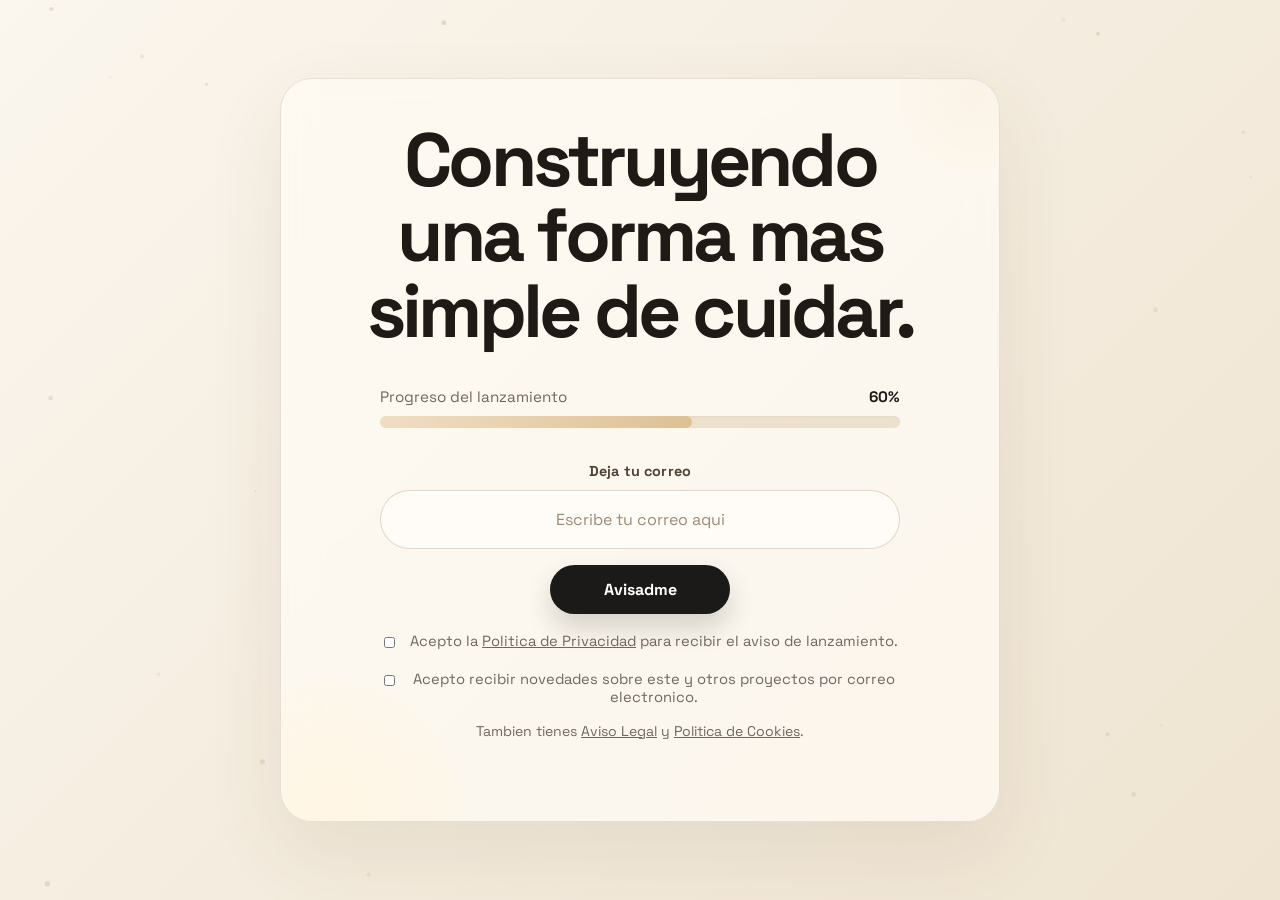
<file: index.html>
<!doctype html>
<html lang="es">
  <head>
    <meta charset="UTF-8" />
    <meta name="viewport" content="width=device-width, initial-scale=1.0" />
    <title>NFCuidado | Lista de espera</title>
    <meta
      name="description"
      content="Apuntate para recibir el lanzamiento oficial de NFCuidado, la app NFC pensada para ayudar a las familias a seguir la toma de medicacion."
    />
    <link rel="preconnect" href="https://fonts.googleapis.com" />
    <link rel="preconnect" href="https://fonts.gstatic.com" crossorigin />
    <link
      href="https://fonts.googleapis.com/css2?family=Space+Grotesk:wght@400;500;700&family=Instrument+Serif:ital@0;1&display=swap"
      rel="stylesheet"
    />
    <link rel="stylesheet" href="./styles.css" />
  </head>
  <body>
    <canvas class="background-particles" id="background-particles" aria-hidden="true"></canvas>
    <main class="minimal-shell">
      <section class="minimal-card" id="inicio">
        <h1>Construyendo una forma mas simple de cuidar.</h1>

        <div class="progress-block" aria-label="Estado de lanzamiento">
          <div class="progress-meta">
            <span>Progreso del lanzamiento</span>
            <strong>60%</strong>
          </div>
          <div class="progress-track" role="progressbar" aria-valuenow="60" aria-valuemin="0" aria-valuemax="100">
            <div class="progress-fill"></div>
          </div>
        </div>

        <form id="waitlist-form" class="minimal-form" novalidate>
          <label class="email-label" for="email">Deja tu correo</label>
          <input
            type="email"
            id="email"
            name="email"
            inputmode="email"
            autocomplete="email"
            placeholder="Escribe tu correo aqui"
            required
            aria-label="Correo electronico"
          />

          <input
            class="honeypot"
            type="text"
            name="company"
            tabindex="-1"
            autocomplete="off"
            aria-hidden="true"
          />

          <button type="submit" class="cta">Avisadme</button>

          <label class="minimal-checkbox">
            <input type="checkbox" id="consent" name="consent" required />
            <span>
              Acepto la
              <a href="./privacidad.html" target="_blank" rel="noreferrer">Politica de Privacidad</a>
              para recibir el aviso de lanzamiento.
            </span>
          </label>

          <label class="minimal-checkbox">
            <input type="checkbox" id="newsletter" name="newsletter" />
            <span>
              Acepto recibir novedades sobre este y otros proyectos por correo
              electronico.
            </span>
          </label>

          <p class="microcopy">
            Tambien tienes
            <a href="./aviso-legal.html">Aviso Legal</a>
            y
            <a href="./cookies.html">Politica de Cookies</a>.
          </p>
          <p class="form-feedback" id="form-feedback" aria-live="polite"></p>
        </form>
      </section>
    </main>

    <script src="./config.js?v=20260715b"></script>
    <script src="./script.js?v=20260715b"></script>
  </body>
</html>
</file>
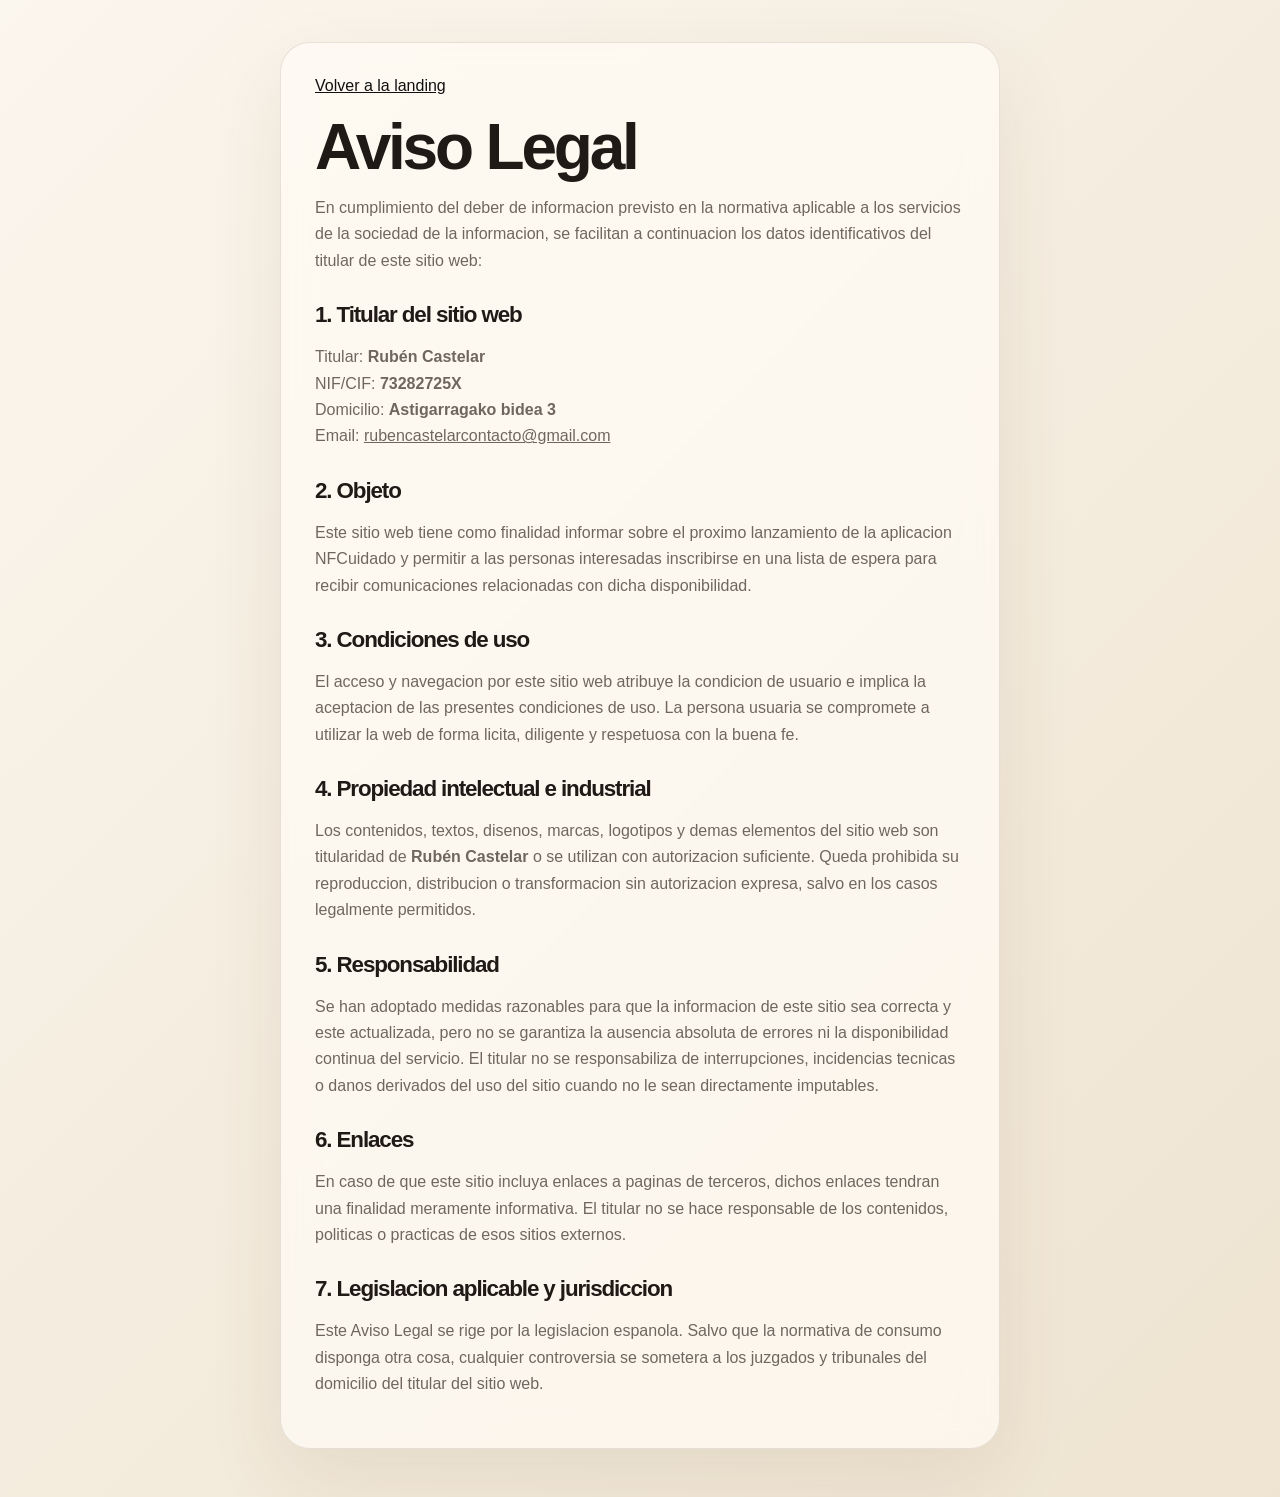
<file: aviso-legal.html>
<!doctype html>
<html lang="es">
  <head>
    <meta charset="UTF-8" />
    <meta name="viewport" content="width=device-width, initial-scale=1.0" />
    <title>Aviso Legal | NFCuidado</title>
    <link rel="stylesheet" href="./styles.css" />
  </head>
  <body>
    <div class="page-shell">
      <main class="legal-shell">
        <a class="back-link" href="./index.html">Volver a la landing</a>
        <h1>Aviso Legal</h1>

        <p>
          En cumplimiento del deber de informacion previsto en la normativa
          aplicable a los servicios de la sociedad de la informacion, se
          facilitan a continuacion los datos identificativos del titular de este
          sitio web:
        </p>

        <h2>1. Titular del sitio web</h2>
        <p>
          Titular: <strong data-config="legalName"></strong><br />
          NIF/CIF: <strong data-config="taxId"></strong><br />
          Domicilio: <strong data-config="address"></strong><br />
          Email: <a href="mailto:" data-config="contactEmail"></a>
        </p>

        <h2>2. Objeto</h2>
        <p>
          Este sitio web tiene como finalidad informar sobre el proximo
          lanzamiento de la aplicacion NFCuidado y permitir a las personas
          interesadas inscribirse en una lista de espera para recibir
          comunicaciones relacionadas con dicha disponibilidad.
        </p>

        <h2>3. Condiciones de uso</h2>
        <p>
          El acceso y navegacion por este sitio web atribuye la condicion de
          usuario e implica la aceptacion de las presentes condiciones de uso.
          La persona usuaria se compromete a utilizar la web de forma licita,
          diligente y respetuosa con la buena fe.
        </p>

        <h2>4. Propiedad intelectual e industrial</h2>
        <p>
          Los contenidos, textos, disenos, marcas, logotipos y demas elementos
          del sitio web son titularidad de
          <strong data-config="legalName"></strong> o se utilizan con
          autorizacion suficiente. Queda prohibida su reproduccion, distribucion
          o transformacion sin autorizacion expresa, salvo en los casos
          legalmente permitidos.
        </p>

        <h2>5. Responsabilidad</h2>
        <p>
          Se han adoptado medidas razonables para que la informacion de este
          sitio sea correcta y este actualizada, pero no se garantiza la ausencia
          absoluta de errores ni la disponibilidad continua del servicio. El
          titular no se responsabiliza de interrupciones, incidencias tecnicas o
          danos derivados del uso del sitio cuando no le sean directamente
          imputables.
        </p>

        <h2>6. Enlaces</h2>
        <p>
          En caso de que este sitio incluya enlaces a paginas de terceros, dichos
          enlaces tendran una finalidad meramente informativa. El titular no se
          hace responsable de los contenidos, politicas o practicas de esos
          sitios externos.
        </p>

        <h2>7. Legislacion aplicable y jurisdiccion</h2>
        <p>
          Este Aviso Legal se rige por la legislacion espanola. Salvo que la
          normativa de consumo disponga otra cosa, cualquier controversia se
          sometera a los juzgados y tribunales del domicilio del titular del
          sitio web.
        </p>
      </main>
    </div>
    <script src="./config.js?v=20260715b"></script>
    <script src="./script.js?v=20260715b"></script>
  </body>
</html>
</file>
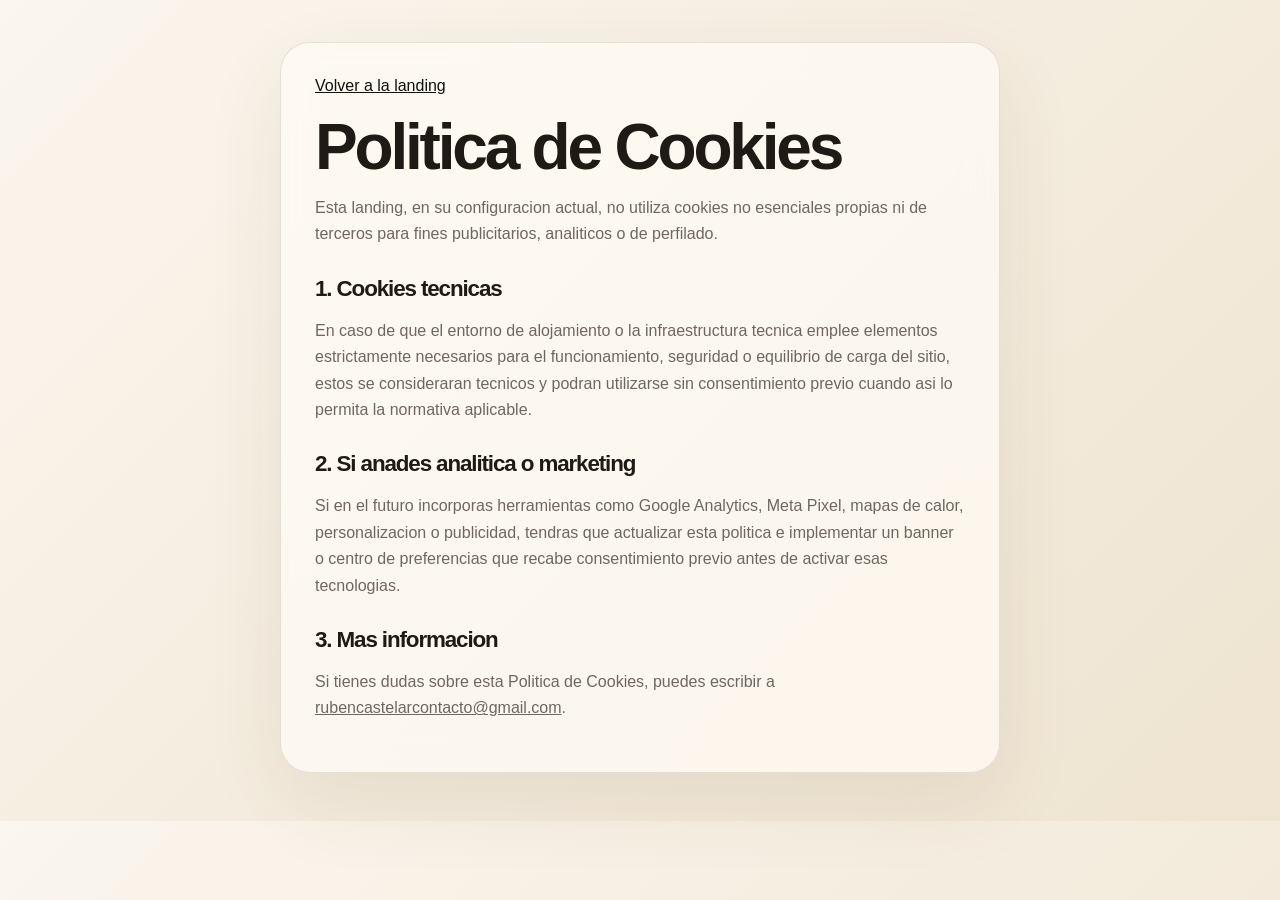
<file: cookies.html>
<!doctype html>
<html lang="es">
  <head>
    <meta charset="UTF-8" />
    <meta name="viewport" content="width=device-width, initial-scale=1.0" />
    <title>Politica de Cookies | NFCuidado</title>
    <link rel="stylesheet" href="./styles.css" />
  </head>
  <body>
    <div class="page-shell">
      <main class="legal-shell">
        <a class="back-link" href="./index.html">Volver a la landing</a>
        <h1>Politica de Cookies</h1>

        <p>
          Esta landing, en su configuracion actual, no utiliza cookies no
          esenciales propias ni de terceros para fines publicitarios, analiticos
          o de perfilado.
        </p>

        <h2>1. Cookies tecnicas</h2>
        <p>
          En caso de que el entorno de alojamiento o la infraestructura tecnica
          emplee elementos estrictamente necesarios para el funcionamiento,
          seguridad o equilibrio de carga del sitio, estos se consideraran
          tecnicos y podran utilizarse sin consentimiento previo cuando asi lo
          permita la normativa aplicable.
        </p>

        <h2>2. Si anades analitica o marketing</h2>
        <p>
          Si en el futuro incorporas herramientas como Google Analytics,
          Meta Pixel, mapas de calor, personalizacion o publicidad, tendras que
          actualizar esta politica e implementar un banner o centro de
          preferencias que recabe consentimiento previo antes de activar esas
          tecnologias.
        </p>

        <h2>3. Mas informacion</h2>
        <p>
          Si tienes dudas sobre esta Politica de Cookies, puedes escribir a
          <a href="mailto:" data-config="privacyEmail"></a>.
        </p>
      </main>
    </div>
    <script src="./config.js?v=20260715b"></script>
    <script src="./script.js?v=20260715b"></script>
  </body>
</html>
</file>
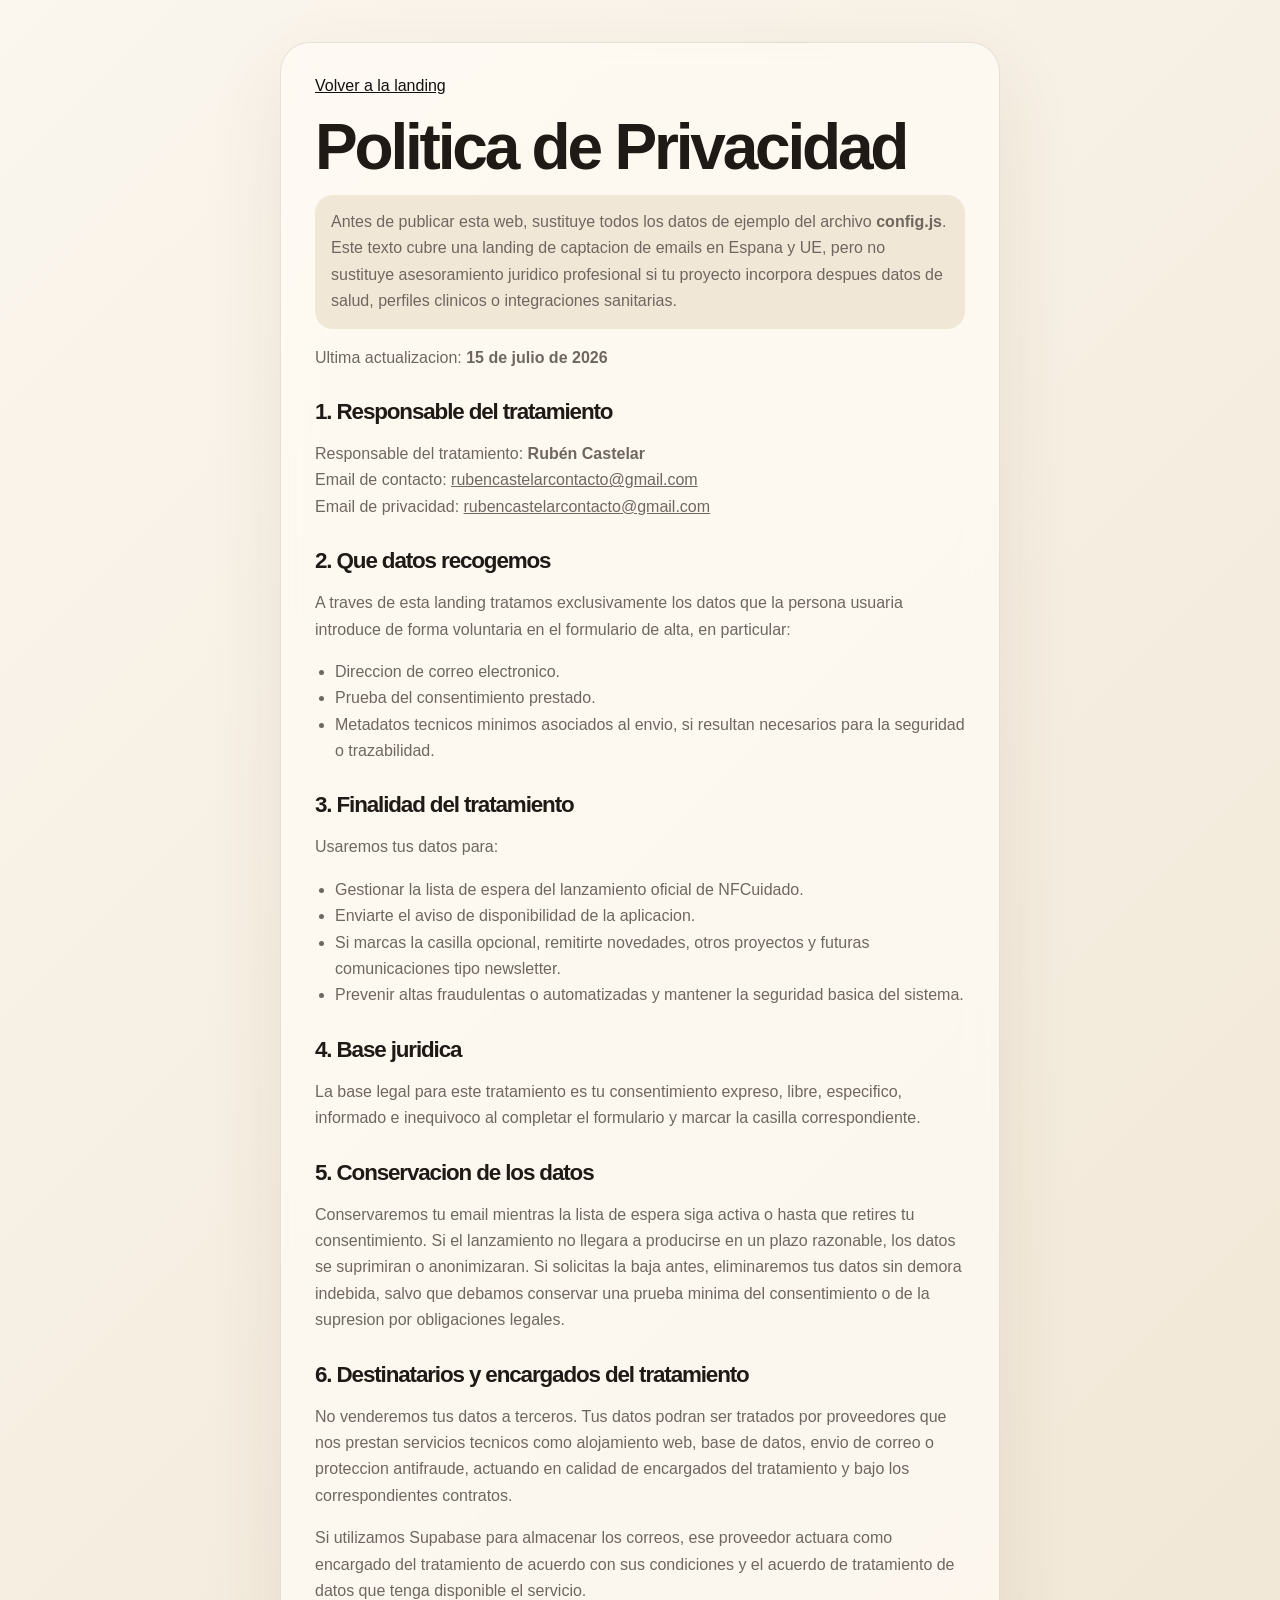
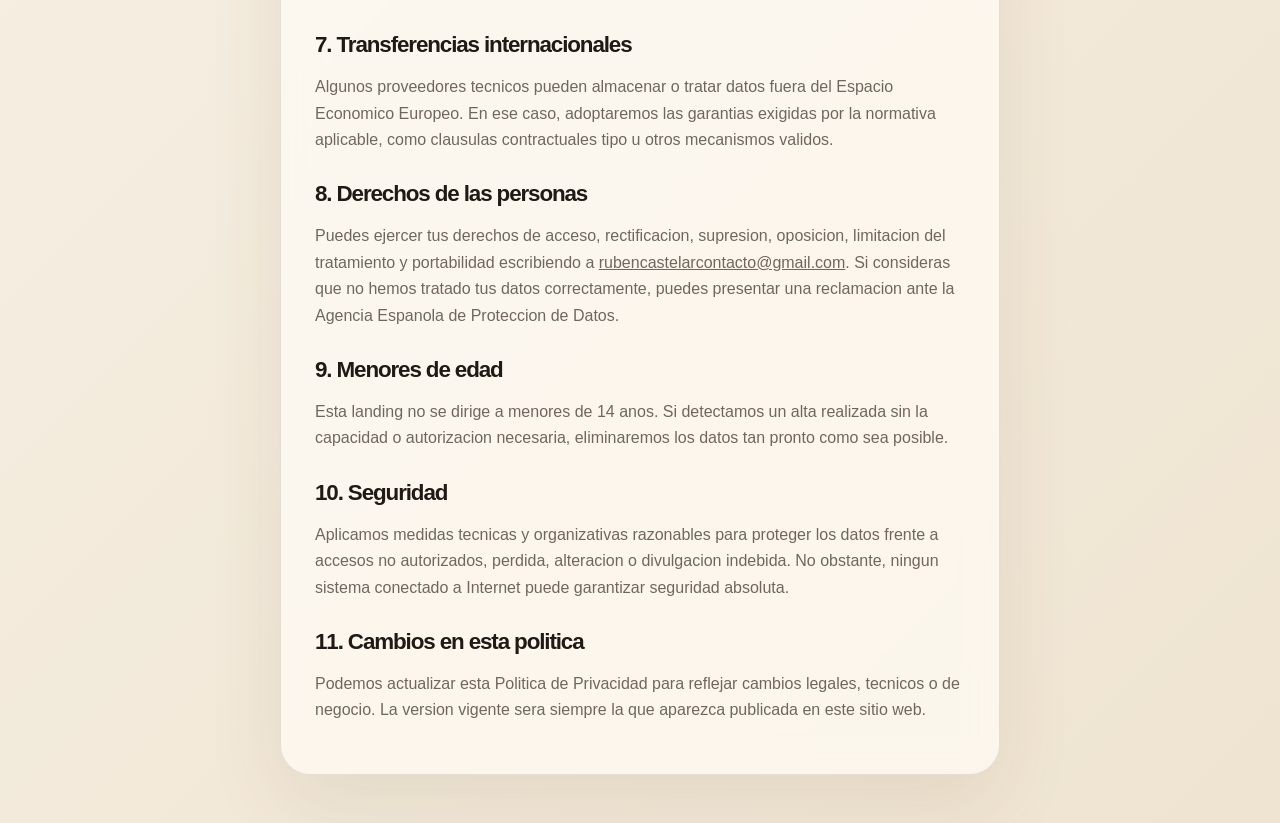
<file: privacidad.html>
<!doctype html>
<html lang="es">
  <head>
    <meta charset="UTF-8" />
    <meta name="viewport" content="width=device-width, initial-scale=1.0" />
    <title>Politica de Privacidad | NFCuidado</title>
    <link rel="stylesheet" href="./styles.css" />
  </head>
  <body>
    <div class="page-shell">
      <main class="legal-shell">
        <a class="back-link" href="./index.html">Volver a la landing</a>
        <h1>Politica de Privacidad</h1>
        <p class="legal-note">
          Antes de publicar esta web, sustituye todos los datos de ejemplo del
          archivo <strong>config.js</strong>. Este texto cubre una landing de
          captacion de emails en Espana y UE, pero no sustituye asesoramiento
          juridico profesional si tu proyecto incorpora despues datos de salud,
          perfiles clinicos o integraciones sanitarias.
        </p>

        <p>
          Ultima actualizacion:
          <strong data-config="lastUpdated"></strong>
        </p>

        <h2>1. Responsable del tratamiento</h2>
        <p>
          Responsable del tratamiento:
          <strong data-config="companyName"></strong><br />
          Email de contacto:
          <a href="mailto:" data-config="contactEmail"></a><br />
          Email de privacidad:
          <a href="mailto:" data-config="privacyEmail"></a>
        </p>

        <h2>2. Que datos recogemos</h2>
        <p>
          A traves de esta landing tratamos exclusivamente los datos que la
          persona usuaria introduce de forma voluntaria en el formulario de
          alta, en particular:
        </p>
        <ul>
          <li>Direccion de correo electronico.</li>
          <li>Prueba del consentimiento prestado.</li>
          <li>Metadatos tecnicos minimos asociados al envio, si resultan necesarios para la seguridad o trazabilidad.</li>
        </ul>

        <h2>3. Finalidad del tratamiento</h2>
        <p>Usaremos tus datos para:</p>
        <ul>
          <li>Gestionar la lista de espera del lanzamiento oficial de NFCuidado.</li>
          <li>Enviarte el aviso de disponibilidad de la aplicacion.</li>
          <li>Si marcas la casilla opcional, remitirte novedades, otros proyectos y futuras comunicaciones tipo newsletter.</li>
          <li>Prevenir altas fraudulentas o automatizadas y mantener la seguridad basica del sistema.</li>
        </ul>

        <h2>4. Base juridica</h2>
        <p>
          La base legal para este tratamiento es tu consentimiento expreso,
          libre, especifico, informado e inequivoco al completar el formulario
          y marcar la casilla correspondiente.
        </p>

        <h2>5. Conservacion de los datos</h2>
        <p>
          Conservaremos tu email mientras la lista de espera siga activa o hasta
          que retires tu consentimiento. Si el lanzamiento no llegara a
          producirse en un plazo razonable, los datos se suprimiran o
          anonimizaran. Si solicitas la baja antes, eliminaremos tus datos sin
          demora indebida, salvo que debamos conservar una prueba minima del
          consentimiento o de la supresion por obligaciones legales.
        </p>

        <h2>6. Destinatarios y encargados del tratamiento</h2>
        <p>
          No venderemos tus datos a terceros. Tus datos podran ser tratados por
          proveedores que nos prestan servicios tecnicos como alojamiento web,
          base de datos, envio de correo o proteccion antifraude, actuando en
          calidad de encargados del tratamiento y bajo los correspondientes
          contratos.
        </p>
        <p>
          Si utilizamos Supabase para almacenar los correos, ese proveedor
          actuara como encargado del tratamiento de acuerdo con sus condiciones y
          el acuerdo de tratamiento de datos que tenga disponible el servicio.
        </p>

        <h2>7. Transferencias internacionales</h2>
        <p>
          Algunos proveedores tecnicos pueden almacenar o tratar datos fuera del
          Espacio Economico Europeo. En ese caso, adoptaremos las garantias
          exigidas por la normativa aplicable, como clausulas contractuales tipo
          u otros mecanismos validos.
        </p>

        <h2>8. Derechos de las personas</h2>
        <p>
          Puedes ejercer tus derechos de acceso, rectificacion, supresion,
          oposicion, limitacion del tratamiento y portabilidad escribiendo a
          <a href="mailto:" data-config="privacyEmail"></a>. Si consideras que
          no hemos tratado tus datos correctamente, puedes presentar una
          reclamacion ante la Agencia Espanola de Proteccion de Datos.
        </p>

        <h2>9. Menores de edad</h2>
        <p>
          Esta landing no se dirige a menores de 14 anos. Si detectamos un alta
          realizada sin la capacidad o autorizacion necesaria, eliminaremos los
          datos tan pronto como sea posible.
        </p>

        <h2>10. Seguridad</h2>
        <p>
          Aplicamos medidas tecnicas y organizativas razonables para proteger
          los datos frente a accesos no autorizados, perdida, alteracion o
          divulgacion indebida. No obstante, ningun sistema conectado a Internet
          puede garantizar seguridad absoluta.
        </p>

        <h2>11. Cambios en esta politica</h2>
        <p>
          Podemos actualizar esta Politica de Privacidad para reflejar cambios
          legales, tecnicos o de negocio. La version vigente sera siempre la que
          aparezca publicada en este sitio web.
        </p>
      </main>
    </div>
    <script src="./config.js?v=20260715b"></script>
    <script src="./script.js?v=20260715b"></script>
  </body>
</html>
</file>
<file: styles.css>
:root {
  --bg: #f6f0e4;
  --surface: rgba(255, 251, 245, 0.74);
  --surface-strong: #fffaf2;
  --text: #1f1a16;
  --muted: #6f675f;
  --line: rgba(68, 53, 40, 0.12);
  --accent: #111111;
  --accent-deep: #111111;
  --accent-soft: #f1e7d7;
  --success: #205a38;
  --shadow: 0 30px 80px rgba(98, 69, 32, 0.09);
}

* {
  box-sizing: border-box;
}

html {
  scroll-behavior: smooth;
}

body {
  margin: 0;
  font-family: "Space Grotesk", sans-serif;
  color: var(--text);
  background:
    radial-gradient(circle at 15% 20%, rgba(255, 255, 255, 0.9), transparent 0 24%),
    radial-gradient(circle at 50% 85%, rgba(232, 204, 165, 0.55), transparent 0 28%),
    linear-gradient(135deg, #fbf6ee 0%, #f4ecde 52%, #efe4d1 100%);
}

a {
  color: inherit;
}

.background-particles {
  position: fixed;
  inset: 0;
  width: 100%;
  height: 100%;
  pointer-events: none;
  z-index: 0;
}

.page-shell,
.legal-shell {
  width: min(900px, calc(100% - 32px));
  margin: 0 auto;
  padding: 24px 0 48px;
}

.minimal-shell {
  min-height: 100vh;
  display: grid;
  place-items: center;
  width: 100%;
  padding: 24px;
  position: relative;
  z-index: 1;
}

.minimal-card,
.legal-shell {
  width: min(720px, 100%);
  border: 1px solid var(--line);
  background: var(--surface);
  backdrop-filter: blur(16px);
  box-shadow: var(--shadow);
}

.minimal-card {
  text-align: center;
  width: min(720px, 100%);
  padding: 44px 32px;
  border-radius: 32px;
  position: relative;
  overflow: hidden;
  margin: 0 auto;
}

.minimal-card::before {
  content: "";
  position: absolute;
  inset: auto auto -120px -80px;
  width: 260px;
  height: 260px;
  border-radius: 50%;
  background: radial-gradient(circle, rgba(255, 245, 225, 0.8), rgba(255, 245, 225, 0));
  pointer-events: none;
}

.minimal-card::after {
  content: "";
  position: absolute;
  inset: -60px -50px auto auto;
  width: 150px;
  height: 150px;
  border-radius: 50%;
  background: radial-gradient(circle, rgba(243, 223, 191, 0.18), rgba(243, 223, 191, 0));
  pointer-events: none;
}

h1,
h2,
h3 {
  margin: 0;
  letter-spacing: -0.05em;
}

h1 {
  font-size: clamp(2.35rem, 6vw, 4.7rem);
  line-height: 1;
  max-width: 12ch;
  margin: 0 auto;
  text-wrap: balance;
}

.microcopy,
.legal-shell p,
.legal-shell li {
  color: var(--muted);
  line-height: 1.65;
}

.hero-note {
  max-width: 33ch;
  margin: 18px auto 0;
  color: var(--muted);
  font-size: 1rem;
  line-height: 1.55;
}

.progress-block {
  margin: 38px auto 0;
  max-width: 520px;
  text-align: left;
  position: relative;
  z-index: 1;
}

.progress-meta {
  display: flex;
  justify-content: space-between;
  gap: 12px;
  margin-bottom: 10px;
  color: var(--muted);
  font-size: 0.95rem;
}

.progress-meta strong {
  color: var(--text);
}

.progress-track {
  height: 12px;
  border-radius: 999px;
  background: rgba(210, 188, 151, 0.38);
  overflow: hidden;
  box-shadow: inset 0 1px 2px rgba(111, 86, 57, 0.08);
}

.progress-fill {
  width: 60%;
  height: 100%;
  border-radius: inherit;
  background: linear-gradient(90deg, #f0dec2 0%, #e6cfab 52%, #dcc195 100%);
}

.minimal-form {
  margin: 34px auto 0;
  max-width: 520px;
  width: 100%;
  position: relative;
  z-index: 1;
}

.email-label {
  display: block;
  margin: 0 0 10px;
  font-size: 0.9rem;
  font-weight: 700;
  letter-spacing: 0.01em;
  color: #4f4338;
}

input[type="email"],
input[type="text"] {
  width: 100%;
  padding: 18px 18px;
  border-radius: 999px;
  border: 1px solid rgba(186, 154, 114, 0.4);
  background: rgba(255, 252, 247, 0.98);
  color: var(--text);
  font: inherit;
  text-align: center;
  box-shadow: inset 0 1px 1px rgba(255, 255, 255, 0.7);
}

input[type="email"]::placeholder {
  color: #9b8a77;
}

input[type="email"]:focus,
input[type="text"]:focus {
  outline: 2px solid rgba(212, 191, 156, 0.35);
  border-color: rgba(181, 148, 102, 0.5);
  box-shadow:
    0 0 0 6px rgba(242, 229, 206, 0.7),
    inset 0 1px 1px rgba(255, 255, 255, 0.7);
}

.cta {
  width: auto;
  min-width: 180px;
  margin-top: 16px;
  border: 0;
  border-radius: 999px;
  padding: 14px 22px;
  background: #1c1a18;
  color: white;
  font: inherit;
  font-weight: 700;
  cursor: pointer;
  transition:
    transform 180ms ease,
    box-shadow 180ms ease;
  box-shadow: 0 14px 28px rgba(0, 0, 0, 0.16);
}

.cta:hover {
  transform: translateY(-1px);
}

.cta:disabled {
  cursor: progress;
  opacity: 0.8;
}

.microcopy,
.form-feedback {
  margin: 14px 0 0;
  font-size: 0.88rem;
}

.form-feedback {
  min-height: 1.4em;
  font-weight: 500;
}

.form-feedback.success {
  color: var(--success);
}

.form-feedback.error {
  color: #9a1f1f;
}

.honeypot {
  position: absolute;
  left: -9999px;
  opacity: 0;
  pointer-events: none;
}

.legal-shell {
  margin-top: 18px;
  padding: 34px;
  border-radius: 30px;
}

.legal-shell h1 {
  max-width: 100%;
  font-size: clamp(2.6rem, 5vw, 4.4rem);
  margin-bottom: 14px;
}

.legal-shell h2 {
  font-size: 1.4rem;
  margin: 28px 0 12px;
}

.legal-shell ul {
  padding-left: 20px;
}

.back-link {
  display: inline-block;
  margin-bottom: 20px;
  color: var(--accent);
}

.legal-note {
  padding: 14px 16px;
  border-radius: 18px;
  background: var(--accent-soft);
  color: var(--text);
}

@media (max-width: 640px) {
  .page-shell {
    width: min(100% - 20px, 1180px);
    padding-top: 12px;
  }

  .minimal-shell {
    width: 100%;
    min-height: auto;
    padding: 16px;
  }

  .minimal-card,
  .legal-shell {
    padding: 22px;
    border-radius: 24px;
  }

  .minimal-card {
    width: 100%;
    max-width: 100%;
    margin: 0 auto;
  }

  .progress-meta {
    font-size: 0.9rem;
  }

  .progress-block,
  .minimal-form {
    max-width: 100%;
  }

  .email-label {
    text-align: center;
  }

  .cta {
    width: 100%;
  }

  h1 {
    max-width: 10ch;
  }

  .minimal-checkbox {
    text-align: left;
  }
}

.minimal-checkbox {
  display: grid;
  grid-template-columns: 18px 1fr;
  gap: 10px;
  align-items: start;
  margin: 18px auto 0;
  max-width: 520px;
  color: var(--muted);
  font-size: 0.92rem;
}

.minimal-checkbox input {
  margin-top: 4px;
}
</file>
